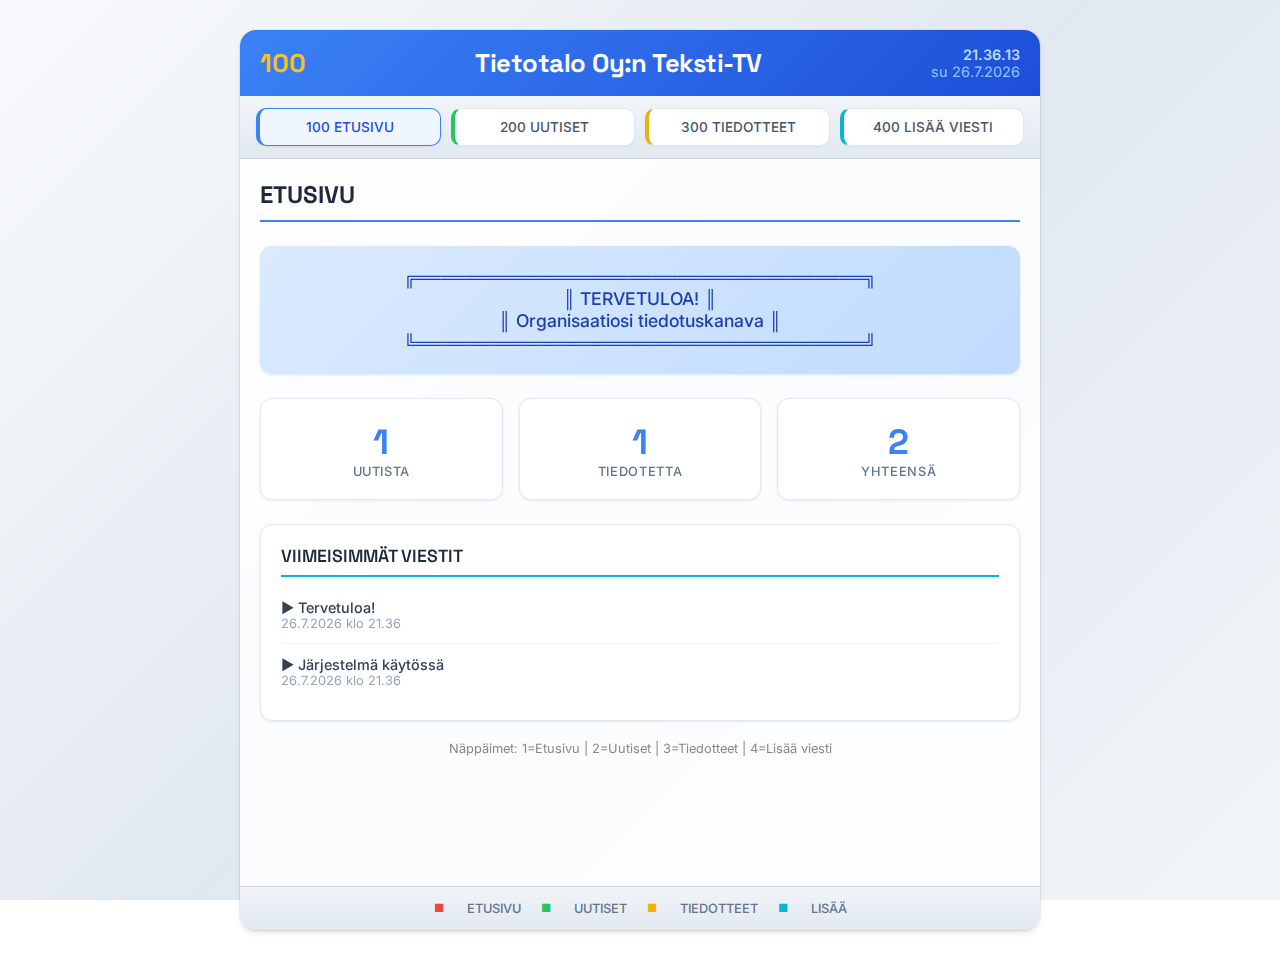
<file: index.html>
<!DOCTYPE html>
<html lang="fi">
<head>
    <meta charset="UTF-8">
    <meta name="viewport" content="width=device-width, initial-scale=1.0">
    <title>InfoAHKY - Tiedotuskanava</title>
    <link rel="preconnect" href="https://fonts.googleapis.com">
    <link rel="preconnect" href="https://fonts.gstatic.com" crossorigin>
    <link href="https://fonts.googleapis.com/css2?family=Inter:wght@400;500;600;700&family=Space+Grotesk:wght@500;700&display=swap" rel="stylesheet">
    <link rel="stylesheet" href="css/style.css">
    <link rel="stylesheet" href="css/style-light.css">
</head>
<body>
    <div class="teletext-container">
        <!-- Header -->
        <header class="teletext-header">
            <div class="header-left">
                <span class="page-number">100</span>
            </div>
            <div class="header-center">
                <h1>Tietotalo Oy:n Teksti-TV</h1>
            </div>
            <div class="header-right">
                <span class="time" id="current-time"></span>
                <span class="date" id="current-date"></span>
            </div>
        </header>

        <!-- Navigation -->
        <nav class="teletext-nav">
            <button class="nav-btn red" data-page="100">100 ETUSIVU</button>
            <button class="nav-btn green" data-page="200">200 UUTISET</button>
            <button class="nav-btn yellow" data-page="300">300 TIEDOTTEET</button>
            <button class="nav-btn cyan" data-page="400">400 LISÄÄ VIESTI</button>
        </nav>

        <!-- Main Content -->
        <main class="teletext-main" id="main-content">
            <!-- Content will be loaded dynamically -->
        </main>

        <!-- Footer -->
        <footer class="teletext-footer">
            <div class="footer-nav">
                <span class="key red">■</span> ETUSIVU
                <span class="key green">■</span> UUTISET
                <span class="key yellow">■</span> TIEDOTTEET
                <span class="key cyan">■</span> LISÄÄ
            </div>
        </footer>
    </div>

    <!-- Modal for adding/editing messages -->
    <div class="modal" id="message-modal" style="display: none;">
        <div class="modal-content">
            <h2>LISÄÄ VIESTI</h2>
            <form id="message-form">
                <input type="hidden" id="message-id">
                <div class="form-group">
                    <label for="message-title">OTSIKKO:</label>
                    <input type="text" id="message-title" maxlength="50" required>
                </div>
                <div class="form-group">
                    <label for="message-content">SISÄLTÖ:</label>
                    <textarea id="message-content" rows="5" maxlength="500" required></textarea>
                </div>
                <div class="form-group">
                    <label for="message-category">KATEGORIA:</label>
                    <select id="message-category">
                        <option value="uutiset">Uutiset</option>
                        <option value="tiedotteet">Tiedotteet</option>
                    </select>
                </div>
                <div class="form-actions">
                    <button type="submit" class="btn-submit">TALLENNA</button>
                    <button type="button" class="btn-cancel" id="cancel-btn">PERUUTA</button>
                </div>
            </form>
        </div>
    </div>

    <script src="js/app.js"></script>
</body>
</html>
</file>
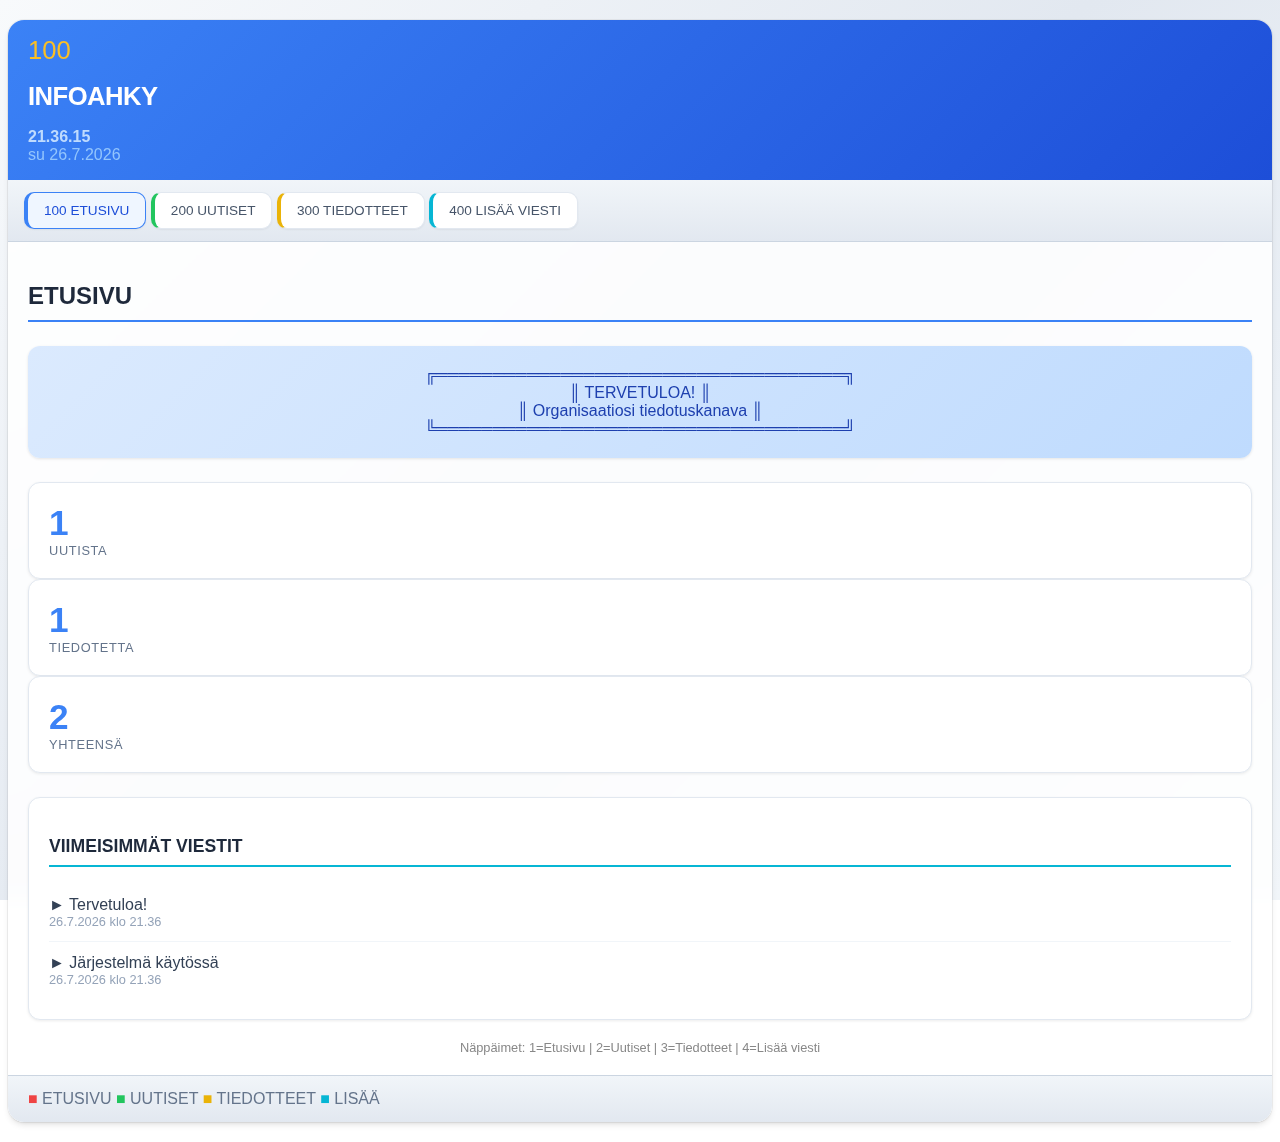
<file: index-light.html>
<!DOCTYPE html>
<html lang="fi">
<head>
  <meta charset="utf-8">
  <meta name="viewport" content="width=device-width,initial-scale=1">
  <title>InfoAHKY — Vaalea versio</title>
  <link rel="stylesheet" href="css/style-light.css">
</head>
<body>
  <div class="teletext-container">
    <header class="teletext-header">
      <div class="header-left"><span class="page-number">100</span></div>
      <div class="header-center"><h1>INFOAHKY</h1></div>
      <div class="header-right"><span class="time" id="current-time"></span><br><span class="date" id="current-date"></span></div>
    </header>

    <nav class="teletext-nav">
      <button class="nav-btn red" data-page="100">100 ETUSIVU</button>
      <button class="nav-btn green" data-page="200">200 UUTISET</button>
      <button class="nav-btn yellow" data-page="300">300 TIEDOTTEET</button>
      <button class="nav-btn cyan" data-page="400">400 LISÄÄ VIESTI</button>
    </nav>

    <main class="teletext-main" id="main-content"></main>

    <footer class="teletext-footer">
      <div class="footer-nav">
        <span class="key red">■</span> ETUSIVU
        <span class="key green">■</span> UUTISET
        <span class="key yellow">■</span> TIEDOTTEET
        <span class="key cyan">■</span> LISÄÄ
      </div>
    </footer>
  </div>

  <div class="modal" id="message-modal" style="display:none;">
    <div class="modal-content">
      <h2>LISÄÄ VIESTI</h2>
      <form id="message-form">
        <input type="hidden" id="message-id">
        <div class="form-group">
          <label for="message-title">OTSIKKO:</label>
          <input type="text" id="message-title" maxlength="50" required>
        </div>
        <div class="form-group">
          <label for="message-content">SISÄLTÖ:</label>
          <textarea id="message-content" rows="5" maxlength="500" required></textarea>
        </div>
        <div class="form-group">
          <label for="message-category">KATEGORIA:</label>
          <select id="message-category">
            <option value="uutiset">Uutiset</option>
            <option value="tiedotteet">Tiedotteet</option>
          </select>
        </div>
        <div class="form-actions">
          <button type="submit" class="btn-submit">TALLENNA</button>
          <button type="button" class="btn-cancel" id="cancel-btn">PERUUTA</button>
        </div>
      </form>
    </div>
  </div>

  <script src="js/app.js"></script>
</body>
</html>
</file>
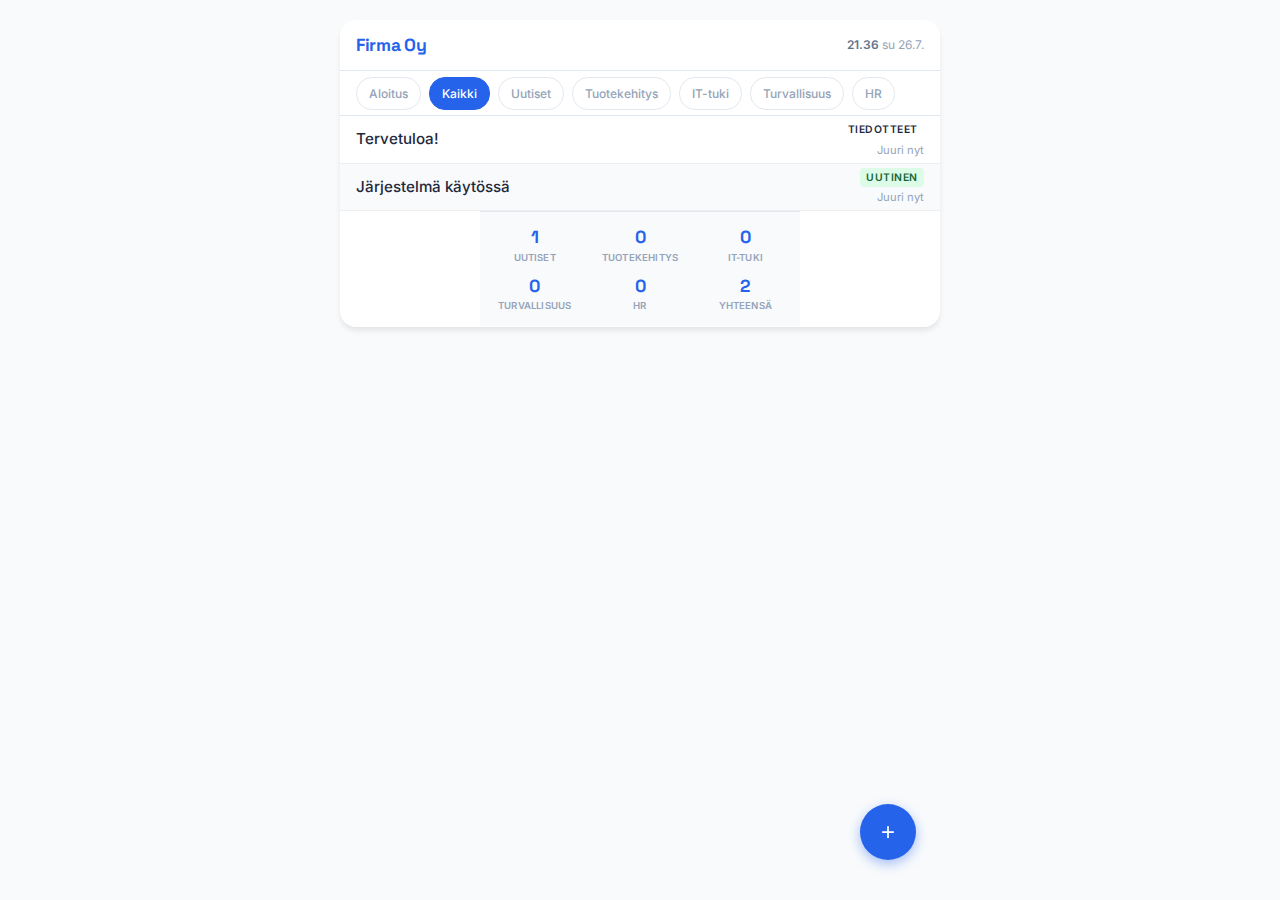
<file: index-minimal.html>
<!DOCTYPE html>
<html lang="fi">
<head>
    <meta charset="UTF-8">
    <meta name="viewport" content="width=device-width, initial-scale=1.0">
    <title>Infoähkyn eliminaattori</title>
    <link rel="preconnect" href="https://fonts.googleapis.com">
    <link rel="preconnect" href="https://fonts.gstatic.com" crossorigin>
    <link href="https://fonts.googleapis.com/css2?family=Inter:wght@400;500;600;700&family=Space+Grotesk:wght@500;700&display=swap" rel="stylesheet">
    <link rel="stylesheet" href="css/style-minimal.css">
</head>
<body>
    <div class="app-container">
        <!-- Compact Header -->
        <header class="app-header">
            <span class="app-logo">Firma Oy</span>
            <div class="header-time">
                <span class="time" id="current-time"></span>
                <span class="date" id="current-date"></span>
            </div>
        </header>

        <!-- Main Content Area -->
        <main class="app-main" id="main-content">
            <!-- News list will be rendered here -->
        </main>
    </div>

    <!-- Floating Action Button for adding news -->
    <div class="fab-container">
        <button class="fab-btn" id="fab-add" aria-label="Lisää viesti">+</button>
    </div>

    <!-- Modal for adding/editing messages -->
    <div class="modal" id="message-modal" style="display: none;">
        <div class="modal-content">
            <div class="modal-header">
                <h2 class="modal-title">Lisää viesti</h2>
                <button class="modal-close" id="modal-close-btn" aria-label="Sulje">&times;</button>
            </div>
            <form id="message-form">
                <input type="hidden" id="message-id">
                <div class="form-group">
                    <label for="message-title">Otsikko</label>
                    <input type="text" id="message-title" maxlength="100" required placeholder="Viestin otsikko">
                </div>
                <div class="form-group">
                    <label for="message-content">Sisältö</label>
                    <textarea id="message-content" rows="4" maxlength="500" required placeholder="Viestin sisältö"></textarea>
                </div>
                <div class="form-group">
                    <label for="message-category">Kategoria</label>
                    <select id="message-category">
                        <option value="johto">Johto</option>
                        <option value="tuotekehitys">Tuotekehitys</option>
                        <option value="it-tuki">IT-tuki</option>
                        <option value="turvallisuus">Turvallisuus</option>
                        <option value="hr">HR</option>
                    </select>
                </div>
                <div class="form-actions">
                    <button type="button" class="btn-cancel" id="cancel-btn">Peruuta</button>
                    <button type="submit" class="btn-submit">Tallenna</button>
                </div>
            </form>
        </div>
    </div>

    <!-- Modal for editing info box text -->
    <div class="modal" id="infobox-modal" style="display: none;">
        <div class="modal-content">
            <div class="modal-header">
                <h2 class="modal-title">Muokkaa tiivistelmää</h2>
                <button class="modal-close" id="infobox-close-btn" aria-label="Sulje">&times;</button>
            </div>
            <form id="infobox-form">
                <div class="form-group">
                    <label for="infobox-text">Tiivistelmä</label>
                    <textarea id="infobox-text" rows="4" maxlength="500" required placeholder="Tiivistelmän teksti"></textarea>
                </div>
                <div class="form-actions">
                    <button type="button" class="btn-cancel" id="infobox-cancel-btn">Peruuta</button>
                    <button type="submit" class="btn-submit">Tallenna</button>
                </div>
            </form>
        </div>
    </div>

    <script src="js/app-minimal.js"></script>
</body>
</html>
</file>
<file: css/style-light.css>
/* InfoAHKY Light Theme CSS - Modern Visual Design */

/* Override base styles with light theme */
body {
    background: linear-gradient(135deg, #f8fafc 0%, #e2e8f0 50%, #f1f5f9 100%);
    background-attachment: fixed;
    color: #1e293b;
    font-family: 'Inter', -apple-system, BlinkMacSystemFont, 'Segoe UI', Roboto, sans-serif;
}

/* Container with modern styling */
.teletext-container {
    background: rgba(255, 255, 255, 0.85);
    backdrop-filter: blur(10px);
    border: none;
    border-radius: 16px;
    box-shadow: 
        0 4px 6px -1px rgba(0, 0, 0, 0.1),
        0 2px 4px -2px rgba(0, 0, 0, 0.1),
        0 0 0 1px rgba(0, 0, 0, 0.05);
    margin: 20px auto;
    overflow: hidden;
}

/* Header with gradient */
.teletext-header {
    background: linear-gradient(135deg, #3b82f6 0%, #1d4ed8 100%);
    border-bottom: none;
    border-radius: 0;
    padding: 16px 20px;
}

.header-left .page-number {
    color: #fbbf24;
    font-family: 'Space Grotesk', sans-serif;
    font-size: 1.6rem;
}

.header-center h1 {
    font-family: 'Space Grotesk', sans-serif;
    font-weight: 700;
    font-size: 1.6rem;
    color: #fff;
    text-shadow: none;
    letter-spacing: -0.02em;
}

.header-right {
    font-family: 'Inter', sans-serif;
}

.header-right .time {
    color: #bfdbfe;
    font-weight: 600;
}

.header-right .date {
    color: #93c5fd;
}

/* Navigation with cards */
.teletext-nav {
    background: linear-gradient(180deg, #f1f5f9 0%, #e2e8f0 100%);
    border-bottom: 1px solid #cbd5e1;
    padding: 12px 16px;
    gap: 10px;
}

.nav-btn {
    background: #ffffff;
    color: #475569;
    border: 1px solid #e2e8f0;
    border-radius: 10px;
    font-family: 'Inter', sans-serif;
    font-weight: 500;
    font-size: 0.85rem;
    padding: 10px 16px;
    transition: all 0.2s ease;
    box-shadow: 0 1px 2px rgba(0, 0, 0, 0.05);
}

.nav-btn:hover {
    background: #f8fafc;
    transform: translateY(-1px);
    box-shadow: 0 4px 6px -1px rgba(0, 0, 0, 0.1);
}

.nav-btn.red { border-left: 4px solid #ef4444; }
.nav-btn.green { border-left: 4px solid #22c55e; }
.nav-btn.yellow { border-left: 4px solid #eab308; }
.nav-btn.cyan { border-left: 4px solid #06b6d4; }

.nav-btn.active {
    background: #eff6ff;
    border-color: #3b82f6;
    color: #1d4ed8;
}

/* Main content area */
.teletext-main {
    background: transparent;
    padding: 20px;
}

/* Page title with modern look */
.page-title {
    color: #1e293b;
    font-family: 'Space Grotesk', sans-serif;
    font-weight: 700;
    font-size: 1.5rem;
    border-bottom: 2px solid #3b82f6;
    padding-bottom: 10px;
    margin-bottom: 24px;
}

.page-title::after {
    display: none;
}

/* Section Cards - "Osastointi" */
.home-welcome {
    background: linear-gradient(135deg, #dbeafe 0%, #bfdbfe 100%);
    color: #1e40af;
    border: none;
    border-radius: 12px;
    padding: 20px;
    font-family: 'Inter', sans-serif;
    font-weight: 500;
    box-shadow: 0 1px 3px rgba(0, 0, 0, 0.1);
    margin-top: 24px;
    text-align: center;
}

.welcome-title {
    font-family: 'Space Grotesk', sans-serif;
    font-weight: 700;
    font-size: 1.2rem;
    margin-bottom: 4px;
}

.welcome-text {
    font-size: 0.95rem;
    opacity: 0.85;
}

/* Keyboard hints styling */
.keyboard-hints {
    margin-top: 20px;
    color: #94a3b8;
    font-size: 0.8rem;
    text-align: center;
    font-family: 'Inter', sans-serif;
}

/* Statistics boxes as cards */
.home-stats {
    gap: 16px;
    margin: 24px 0;
}

.stat-box {
    background: #ffffff;
    border: 1px solid #e2e8f0;
    border-radius: 12px;
    padding: 20px;
    box-shadow: 0 1px 3px rgba(0, 0, 0, 0.08);
    transition: all 0.2s ease;
}

.stat-box:hover {
    transform: translateY(-2px);
    box-shadow: 0 4px 12px rgba(0, 0, 0, 0.1);
}

.stat-number {
    color: #3b82f6;
    font-family: 'Space Grotesk', sans-serif;
    font-weight: 700;
    font-size: 2.2rem;
}

.stat-label {
    color: #64748b;
    font-family: 'Inter', sans-serif;
    font-weight: 500;
    font-size: 0.8rem;
    text-transform: uppercase;
    letter-spacing: 0.05em;
}

/* Recent section with card styling */
.recent-section {
    background: #ffffff;
    border-radius: 12px;
    padding: 20px;
    margin-top: 24px;
    box-shadow: 0 1px 3px rgba(0, 0, 0, 0.08);
    border: 1px solid #e2e8f0;
}

.section-title {
    color: #1e293b;
    font-family: 'Space Grotesk', sans-serif;
    font-weight: 600;
    font-size: 1.1rem;
    border-bottom: 2px solid #06b6d4;
    padding-bottom: 8px;
}

.recent-item {
    border-bottom: 1px solid #f1f5f9;
    padding: 12px 0;
    transition: background-color 0.2s;
}

.recent-item:hover {
    background: #f8fafc;
    margin: 0 -8px;
    padding: 12px 8px;
    border-radius: 8px;
}

.recent-item:last-child {
    border-bottom: none;
}

.recent-title {
    color: #334155;
    font-family: 'Inter', sans-serif;
    font-weight: 500;
}

.recent-date {
    color: #94a3b8;
    font-family: 'Inter', sans-serif;
    font-size: 0.8rem;
}

/* Message cards with modern design */
.message-card {
    background: #ffffff;
    border: 1px solid #e2e8f0;
    border-radius: 12px;
    margin-bottom: 16px;
    padding: 20px;
    box-shadow: 0 1px 3px rgba(0, 0, 0, 0.08);
    transition: all 0.2s ease;
}

.message-card:hover {
    border-color: #3b82f6;
    box-shadow: 0 4px 12px rgba(59, 130, 246, 0.15);
    transform: translateY(-2px);
}

.message-title {
    color: #1e293b;
    font-family: 'Space Grotesk', sans-serif;
    font-weight: 600;
    font-size: 1.1rem;
}

.message-meta {
    color: #94a3b8;
    font-family: 'Inter', sans-serif;
    font-size: 0.8rem;
}

.message-content {
    color: #475569;
    font-family: 'Inter', sans-serif;
    font-size: 0.95rem;
    line-height: 1.6;
}

.message-actions {
    border-top: 1px solid #f1f5f9;
    padding-top: 12px;
}

.btn-edit, .btn-delete {
    font-family: 'Inter', sans-serif;
    font-weight: 500;
    border-radius: 6px;
    padding: 6px 12px;
}

.btn-edit {
    color: #059669;
    border-color: #059669;
}

.btn-edit:hover {
    background-color: #059669;
    color: #fff;
}

.btn-delete {
    color: #dc2626;
    border-color: #dc2626;
}

.btn-delete:hover {
    background-color: #dc2626;
    color: #fff;
}

/* Footer with subtle styling */
.teletext-footer {
    background: linear-gradient(180deg, #f1f5f9 0%, #e2e8f0 100%);
    border-top: 1px solid #cbd5e1;
    padding: 14px 20px;
}

.footer-nav {
    color: #64748b;
    font-family: 'Inter', sans-serif;
    font-weight: 500;
}

.key.red { color: #ef4444; }
.key.green { color: #22c55e; }
.key.yellow { color: #eab308; }
.key.cyan { color: #06b6d4; }

/* Modal styling */
.modal {
    background-color: rgba(15, 23, 42, 0.6);
    backdrop-filter: blur(4px);
}

.modal-content {
    background: #ffffff;
    border: none;
    border-radius: 16px;
    box-shadow: 0 25px 50px -12px rgba(0, 0, 0, 0.25);
    padding: 28px;
}

.modal-content h2 {
    color: #1e293b;
    font-family: 'Space Grotesk', sans-serif;
    font-weight: 700;
}

.form-group label {
    color: #475569;
    font-family: 'Inter', sans-serif;
    font-weight: 500;
}

.form-group input,
.form-group textarea,
.form-group select {
    background-color: #f8fafc;
    border: 1px solid #e2e8f0;
    border-radius: 8px;
    color: #1e293b;
    font-family: 'Inter', sans-serif;
    padding: 12px;
    transition: all 0.2s;
}

.form-group input:focus,
.form-group textarea:focus,
.form-group select:focus {
    border-color: #3b82f6;
    box-shadow: 0 0 0 3px rgba(59, 130, 246, 0.15);
}

.btn-submit, .btn-cancel {
    font-family: 'Inter', sans-serif;
    font-weight: 600;
    border-radius: 8px;
    padding: 12px 20px;
    transition: all 0.2s;
}

.btn-submit {
    background: linear-gradient(135deg, #22c55e 0%, #16a34a 100%);
    color: #fff;
}

.btn-submit:hover {
    background: linear-gradient(135deg, #16a34a 0%, #15803d 100%);
    transform: translateY(-1px);
}

.btn-cancel {
    background: #f1f5f9;
    color: #64748b;
    border: 1px solid #e2e8f0;
}

.btn-cancel:hover {
    background: #e2e8f0;
}

/* Empty state */
.empty-state {
    color: #94a3b8;
}

.empty-state-text {
    font-family: 'Inter', sans-serif;
}

/* Mobile responsive adjustments */
@media (max-width: 600px) {
    body {
        padding: 0;
        background: linear-gradient(180deg, #f8fafc 0%, #e2e8f0 100%);
    }

    .teletext-container {
        margin: 0;
        border-radius: 0;
        min-height: 100vh;
    }

    .teletext-header {
        padding: 14px 16px;
    }

    .header-center h1 {
        font-size: 1.3rem;
    }

    .nav-btn {
        padding: 12px 16px;
        font-size: 0.9rem;
    }

    .teletext-main {
        padding: 16px;
    }

    .page-title {
        font-size: 1.3rem;
    }

    /* Recent section at top priority on mobile */
    .recent-section {
        padding: 16px;
        margin-top: 0;
    }

    .home-stats {
        margin: 16px 0;
    }

    .home-welcome {
        padding: 16px;
        font-size: 0.9rem;
        margin-top: 16px;
    }

    .stat-box {
        padding: 16px;
    }

    .stat-number {
        font-size: 1.8rem;
    }

    .message-card {
        padding: 16px;
    }

    .footer-nav {
        font-size: 0.75rem;
    }

    .keyboard-hints {
        display: none;
    }
}

/* Scrollbar styling for light theme */
.teletext-main::-webkit-scrollbar {
    width: 8px;
}

.teletext-main::-webkit-scrollbar-track {
    background: #f1f5f9;
    border-radius: 4px;
}

.teletext-main::-webkit-scrollbar-thumb {
    background: #cbd5e1;
    border-radius: 4px;
}

.teletext-main::-webkit-scrollbar-thumb:hover {
    background: #94a3b8;
}
</file>
<file: css/style.css>
/* InfoAHKY Teletext Style CSS */

/* Reset and base styles */
* {
    margin: 0;
    padding: 0;
    box-sizing: border-box;
}

body {
    background-color: #000;
    color: #fff;
    font-family: 'Courier New', Courier, monospace;
    min-height: 100vh;
    display: flex;
    justify-content: center;
    align-items: flex-start;
    padding: 10px;
}

/* Teletext container */
.teletext-container {
    width: 100%;
    max-width: 800px;
    min-height: 100vh;
    background-color: #000;
    border: 2px solid #333;
    display: flex;
    flex-direction: column;
}

/* Header styles */
.teletext-header {
    display: flex;
    justify-content: space-between;
    align-items: center;
    padding: 10px 15px;
    background-color: #00f;
    color: #fff;
    border-bottom: 2px solid #ff0;
}

.header-left .page-number {
    font-size: 1.5rem;
    font-weight: bold;
    color: #ff0;
}

.header-center h1 {
    font-size: 1.5rem;
    color: #fff;
    text-shadow: 2px 2px #000;
}

.header-right {
    text-align: right;
    font-size: 0.9rem;
}

.header-right .time {
    display: block;
    color: #0ff;
    font-weight: bold;
}

.header-right .date {
    display: block;
    color: #ff0;
}

/* Navigation styles */
.teletext-nav {
    display: flex;
    flex-wrap: wrap;
    gap: 5px;
    padding: 10px;
    background-color: #111;
    border-bottom: 1px solid #333;
}

.nav-btn {
    flex: 1;
    min-width: 120px;
    padding: 8px 12px;
    border: none;
    background-color: #222;
    color: #fff;
    font-family: 'Courier New', Courier, monospace;
    font-size: 0.85rem;
    cursor: pointer;
    transition: background-color 0.2s;
}

.nav-btn:hover {
    background-color: #444;
}

.nav-btn.red { border-left: 4px solid #f00; }
.nav-btn.green { border-left: 4px solid #0f0; }
.nav-btn.yellow { border-left: 4px solid #ff0; }
.nav-btn.cyan { border-left: 4px solid #0ff; }

.nav-btn.active {
    background-color: #333;
}

/* Main content area */
.teletext-main {
    flex: 1;
    padding: 15px;
    overflow-y: auto;
}

/* Page styles */
.page-title {
    color: #ff0;
    font-size: 1.3rem;
    margin-bottom: 15px;
    padding-bottom: 5px;
    border-bottom: 1px dashed #ff0;
}

/* Message card styles */
.message-card {
    background-color: #111;
    border: 1px solid #333;
    margin-bottom: 15px;
    padding: 12px;
}

.message-card:hover {
    border-color: #0ff;
}

.message-header {
    display: flex;
    justify-content: space-between;
    align-items: flex-start;
    margin-bottom: 8px;
}

.message-title {
    color: #0ff;
    font-size: 1rem;
    font-weight: bold;
}

.message-meta {
    font-size: 0.75rem;
    color: #888;
}

.message-content {
    color: #fff;
    font-size: 0.9rem;
    line-height: 1.4;
    white-space: pre-wrap;
}

.message-actions {
    margin-top: 10px;
    padding-top: 8px;
    border-top: 1px dotted #333;
}

.btn-edit, .btn-delete {
    background: none;
    border: 1px solid;
    padding: 3px 8px;
    margin-right: 5px;
    font-family: 'Courier New', Courier, monospace;
    font-size: 0.75rem;
    cursor: pointer;
}

.btn-edit {
    color: #0f0;
    border-color: #0f0;
}

.btn-edit:hover {
    background-color: #0f0;
    color: #000;
}

.btn-delete {
    color: #f00;
    border-color: #f00;
}

.btn-delete:hover {
    background-color: #f00;
    color: #000;
}

/* Home page styles */
.home-welcome {
    color: #0f0;
    font-size: 1.1rem;
    margin-bottom: 20px;
    text-align: center;
    padding: 15px;
    border: 1px dashed #0f0;
}

.home-stats {
    display: grid;
    grid-template-columns: repeat(auto-fit, minmax(150px, 1fr));
    gap: 15px;
    margin-bottom: 20px;
}

.stat-box {
    background-color: #111;
    border: 1px solid #333;
    padding: 15px;
    text-align: center;
}

.stat-number {
    font-size: 2rem;
    font-weight: bold;
    color: #ff0;
}

.stat-label {
    font-size: 0.8rem;
    color: #888;
}

.recent-section {
    margin-top: 20px;
}

.section-title {
    color: #0ff;
    font-size: 1rem;
    margin-bottom: 10px;
    padding-bottom: 5px;
    border-bottom: 1px solid #0ff;
}

.recent-item {
    padding: 8px 0;
    border-bottom: 1px dotted #333;
}

.recent-item:last-child {
    border-bottom: none;
}

.recent-title {
    color: #fff;
    font-size: 0.9rem;
}

.recent-date {
    color: #888;
    font-size: 0.75rem;
}

/* Footer styles */
.teletext-footer {
    background-color: #111;
    padding: 10px 15px;
    border-top: 2px solid #333;
}

.footer-nav {
    display: flex;
    justify-content: center;
    gap: 20px;
    font-size: 0.8rem;
    color: #888;
}

.key {
    font-size: 0.7rem;
    margin-right: 3px;
}

.key.red { color: #f00; }
.key.green { color: #0f0; }
.key.yellow { color: #ff0; }
.key.cyan { color: #0ff; }

/* Modal styles */
.modal {
    position: fixed;
    top: 0;
    left: 0;
    width: 100%;
    height: 100%;
    background-color: rgba(0, 0, 0, 0.9);
    display: flex;
    justify-content: center;
    align-items: center;
    z-index: 1000;
}

.modal-content {
    background-color: #111;
    border: 2px solid #0ff;
    padding: 20px;
    width: 90%;
    max-width: 500px;
}

.modal-content h2 {
    color: #ff0;
    margin-bottom: 20px;
    font-size: 1.2rem;
}

.form-group {
    margin-bottom: 15px;
}

.form-group label {
    display: block;
    color: #0ff;
    margin-bottom: 5px;
    font-size: 0.85rem;
}

.form-group input,
.form-group textarea,
.form-group select {
    width: 100%;
    padding: 8px;
    background-color: #000;
    border: 1px solid #333;
    color: #fff;
    font-family: 'Courier New', Courier, monospace;
    font-size: 0.9rem;
}

.form-group input:focus,
.form-group textarea:focus,
.form-group select:focus {
    outline: none;
    border-color: #0ff;
}

.form-actions {
    display: flex;
    gap: 10px;
    margin-top: 20px;
}

.btn-submit, .btn-cancel {
    flex: 1;
    padding: 10px;
    border: none;
    font-family: 'Courier New', Courier, monospace;
    font-size: 0.9rem;
    cursor: pointer;
}

.btn-submit {
    background-color: #0f0;
    color: #000;
}

.btn-submit:hover {
    background-color: #0a0;
}

.btn-cancel {
    background-color: #f00;
    color: #fff;
}

.btn-cancel:hover {
    background-color: #a00;
}

/* Empty state */
.empty-state {
    text-align: center;
    padding: 40px 20px;
    color: #888;
}

.empty-state-icon {
    font-size: 3rem;
    margin-bottom: 15px;
}

.empty-state-text {
    font-size: 1rem;
}

/* Responsive adjustments */
@media (max-width: 600px) {
    body {
        padding: 0;
    }

    .teletext-container {
        border: none;
    }

    .teletext-header {
        flex-direction: column;
        text-align: center;
        gap: 5px;
    }

    .header-left, .header-right {
        text-align: center;
    }

    .nav-btn {
        min-width: 100%;
        font-size: 0.8rem;
    }

    .footer-nav {
        flex-wrap: wrap;
        gap: 10px;
        font-size: 0.7rem;
    }
}

/* Blinking cursor effect for page title */
.page-title::after {
    content: '█';
    animation: blink 1s step-end infinite;
    color: #0ff;
}

@keyframes blink {
    50% { opacity: 0; }
}

/* Scrollbar styling */
.teletext-main::-webkit-scrollbar {
    width: 8px;
}

.teletext-main::-webkit-scrollbar-track {
    background: #111;
}

.teletext-main::-webkit-scrollbar-thumb {
    background: #333;
}

.teletext-main::-webkit-scrollbar-thumb:hover {
    background: #444;
}
</file>
<file: css/style-minimal.css>
/* InfoAHKY Minimal CSS - News-focused, Fresh Design */

/* Reset and base styles */
* {
    margin: 0;
    padding: 0;
    box-sizing: border-box;
}

:root {
    --primary: #2563eb;
    --primary-light: #dbeafe;
    --text-primary: #1e293b;
    --text-secondary: #64748b;
    --text-muted: #94a3b8;
    --bg-primary: #ffffff;
    --bg-secondary: #f8fafc;
    --border-light: #e2e8f0;
    --accent-green: #22c55e;
    --accent-red: #ef4444;
}

html {
    scroll-behavior: smooth;
}

body {
    background: var(--bg-secondary);
    color: var(--text-primary);
    font-family: 'Inter', -apple-system, BlinkMacSystemFont, 'Segoe UI', Roboto, sans-serif;
    min-height: 100vh;
    line-height: 1.5;
}

/* Main container - full width on mobile */
.app-container {
    max-width: 600px;
    margin: 0 auto;
    min-height: 100vh;
    background: var(--bg-primary);
}

/* Compact header - minimal on mobile */
.app-header {
    display: flex;
    justify-content: space-between;
    align-items: center;
    padding: 12px 16px;
    background: var(--bg-primary);
    border-bottom: 1px solid var(--border-light);
    position: sticky;
    top: 0;
    z-index: 100;
}

.app-logo {
    font-family: 'Space Grotesk', sans-serif;
    font-weight: 700;
    font-size: 1.1rem;
    color: var(--primary);
    letter-spacing: -0.02em;
}

.header-time {
    font-size: 0.75rem;
    color: var(--text-muted);
    text-align: right;
}

.header-time .time {
    font-weight: 600;
    color: var(--text-secondary);
}

/* Main content - news first */
.app-main {
    padding: 0;
}

/* Page title - minimal */
.page-title {
    font-family: 'Space Grotesk', sans-serif;
    font-weight: 600;
    font-size: 0.8rem;
    color: var(--text-muted);
    text-transform: uppercase;
    letter-spacing: 0.1em;
    padding: 16px 16px 8px;
    background: var(--bg-primary);
}

/* News list - the main focus */
.news-list {
    list-style: none;
}

.news-item {
    padding: 4px 16px;      /* pienempi padding */
    margin-bottom: 0;       /* ei väliä */
    border-bottom: 1px solid var(--border-light);
}

.news-item:hover {
    background: var(--bg-secondary);
}

.news-item:active {
    background: var(--primary-light);
}

/* News header with title and category side by side */
.news-header {
    display: flex;
    justify-content: space-between;
    align-items: center;
    gap: 8px;
}

.news-title {
    font-family: 'Inter', sans-serif;
    font-weight: 500;
    font-size: 0.95rem;
    color: var(--text-primary);
    line-height: 1.2;
    flex: 1;
}

/* Right side container for category and timestamp */
.news-right {
    display: flex;
    flex-direction: column;
    align-items: flex-end;
    gap: 2px;
    flex-shrink: 0;
}

.news-meta {
    font-size: 0.7rem;
    color: var(--text-muted);
    display: block; /* Näytetään aina */
}

.news-category {
    display: inline-block;
    font-size: 0.65rem;
    font-weight: 600;
    text-transform: uppercase;
    letter-spacing: 0.05em;
    padding: 2px 6px;
    border-radius: 4px;
    white-space: nowrap;
    flex-shrink: 0;
}

.news-category.uutiset {
    background: #dcfce7;
    color: #166534;
}

.news-category.tuotekehitys {
    background: #fef3c7;
    color: #92400e;
}

.news-category.it-tuki {
    background: #dbeafe;
    color: #1e40af;
}

.news-category.turvallisuus {
    background: #fce7f3;
    color: #9d174d;
}

.news-category.hr {
    background: #e0e7ff;
    color: #4338ca;
}

/* Expanded news content (when clicked) */
.news-content {
    display: none;
    padding: 12px 0 0;
    font-size: 0.9rem;
    color: var(--text-secondary);
    line-height: 1.6;
    white-space: pre-wrap;
}

.news-item.expanded .news-content {
    display: block;
}

.news-item.expanded {
    background: var(--bg-secondary);
}

.news-actions {
    display: none;
    padding-top: 12px;
    gap: 8px;
}

.news-item.expanded .news-actions {
    display: flex;
}

/* Action buttons */
.btn-action {
    background: none;
    border: 1px solid var(--border-light);
    padding: 6px 12px;
    font-family: 'Inter', sans-serif;
    font-size: 0.75rem;
    font-weight: 500;
    border-radius: 6px;
    cursor: pointer;
    transition: all 0.15s;
}

.btn-edit {
    color: var(--accent-green);
    border-color: var(--accent-green);
}

.btn-edit:hover {
    background: var(--accent-green);
    color: white;
}

.btn-delete {
    color: var(--accent-red);
    border-color: var(--accent-red);
}

.btn-delete:hover {
    background: var(--accent-red);
    color: white;
}

/* Empty state */
.empty-state {
    text-align: center;
    padding: 60px 20px;
    color: var(--text-muted);
}

.empty-state-icon {
    font-size: 2rem;
    margin-bottom: 12px;
}

.empty-state-text {
    font-size: 0.9rem;
}

/* Bottom action bar - floating add button */
.fab-container {
    position: fixed;
    bottom: 24px;
    right: 24px;
    z-index: 200;
}

.fab-btn {
    width: 56px;
    height: 56px;
    border-radius: 50%;
    background: var(--primary);
    color: white;
    border: none;
    font-size: 1.5rem;
    cursor: pointer;
    box-shadow: 0 4px 12px rgba(37, 99, 235, 0.4);
    transition: all 0.2s;
    display: flex;
    align-items: center;
    justify-content: center;
}

.fab-btn:hover {
    transform: scale(1.05);
    box-shadow: 0 6px 16px rgba(37, 99, 235, 0.5);
}

.fab-btn:active {
    transform: scale(0.95);
}

/* Secondary navigation - hidden by default, revealed on scroll to bottom */
.secondary-nav {
    padding: 20px 16px;
    background: var(--bg-secondary);
    border-top: 1px solid var(--border-light);
    margin-top: auto;
}

.nav-section-title {
    font-size: 0.7rem;
    font-weight: 600;
    text-transform: uppercase;
    letter-spacing: 0.1em;
    color: var(--text-muted);
    margin-bottom: 12px;
}

.nav-pills {
    display: flex;
    gap: 8px;
    flex-wrap: wrap;
}

.nav-pill {
    padding: 8px 14px;
    background: var(--bg-primary);
    border: 1px solid var(--border-light);
    border-radius: 20px;
    font-family: 'Inter', sans-serif;
    font-size: 0.8rem;
    font-weight: 500;
    color: var(--text-secondary);
    cursor: pointer;
    transition: all 0.15s;
}

.nav-pill:hover {
    border-color: var(--primary);
    color: var(--primary);
}

.nav-pill.active {
    background: var(--primary);
    border-color: var(--primary);
    color: white;
}

/* Stats section - compact, centered in two rows */
.stats-bar {
    display: flex;
    justify-content: center;
    flex-wrap: wrap;
    padding: 12px 8px;
    gap: 8px 16px;
    background: var(--bg-secondary);
    border-top: 1px solid var(--border-light);
    max-width: 320px;
    margin: 0 auto;
}

.stat-item {
    text-align: center;
    min-width: 50px;
    flex: 0 0 calc(33.33% - 12px);
}

.stat-value {
    font-family: 'Space Grotesk', sans-serif;
    font-weight: 700;
    font-size: 1.1rem;
    color: var(--primary);
}

.stat-label {
    font-size: 0.6rem;
    font-weight: 600;
    text-transform: uppercase;
    letter-spacing: 0.02em;
    color: var(--text-muted);
}

/* Modal - clean and simple */
.modal {
    position: fixed;
    inset: 0;
    background: rgba(15, 23, 42, 0.5);
    backdrop-filter: blur(4px);
    display: flex;
    justify-content: center;
    align-items: flex-end;
    z-index: 1000;
}

.modal-content {
    background: var(--bg-primary);
    width: 100%;
    max-width: 600px;
    border-radius: 16px 16px 0 0;
    padding: 24px 20px 40px;
    max-height: 90vh;
    overflow-y: auto;
}

.modal-header {
    display: flex;
    justify-content: space-between;
    align-items: center;
    margin-bottom: 20px;
}

.modal-title {
    font-family: 'Space Grotesk', sans-serif;
    font-weight: 700;
    font-size: 1.1rem;
    color: var(--text-primary);
}

.modal-close {
    background: none;
    border: none;
    font-size: 1.5rem;
    color: var(--text-muted);
    cursor: pointer;
    padding: 4px;
    line-height: 1;
}

.form-group {
    margin-bottom: 16px;
}

.form-group label {
    display: block;
    font-size: 0.8rem;
    font-weight: 600;
    color: var(--text-secondary);
    margin-bottom: 6px;
}

.form-group input,
.form-group textarea,
.form-group select {
    width: 100%;
    padding: 12px;
    background: var(--bg-secondary);
    border: 1px solid var(--border-light);
    border-radius: 8px;
    font-family: 'Inter', sans-serif;
    font-size: 0.95rem;
    color: var(--text-primary);
    transition: border-color 0.15s;
}

.form-group input:focus,
.form-group textarea:focus,
.form-group select:focus {
    outline: none;
    border-color: var(--primary);
}

.form-group textarea {
    resize: vertical;
    min-height: 100px;
}

.form-actions {
    display: flex;
    gap: 10px;
    margin-top: 24px;
}

.btn-submit,
.btn-cancel {
    flex: 1;
    padding: 14px;
    border: none;
    border-radius: 8px;
    font-family: 'Inter', sans-serif;
    font-size: 0.9rem;
    font-weight: 600;
    cursor: pointer;
    transition: all 0.15s;
}

.btn-submit {
    background: var(--primary);
    color: white;
}

.btn-submit:hover {
    background: #1d4ed8;
}

.btn-cancel {
    background: var(--bg-secondary);
    color: var(--text-secondary);
    border: 1px solid var(--border-light);
}

.btn-cancel:hover {
    background: var(--border-light);
}

/* Category filter tabs - horizontally scrollable */
.filter-tabs {
    display: flex;
    padding: 5px 16px 5px;
    gap: 8px;
    background: var(--bg-primary);
    border-bottom: 1px solid var(--border-light);
    overflow-x: auto;
    overflow-y: hidden;
    white-space: nowrap;
    -webkit-overflow-scrolling: touch;
    scrollbar-width: none;
    -ms-overflow-style: none;
    flex-wrap: nowrap;
    min-height: 44px;
}

.filter-tabs::-webkit-scrollbar {
    display: none;
}

.filter-tab {
    padding: 6px 12px;
    background: none;
    border: 1px solid var(--border-light);
    border-radius: 16px;
    font-family: 'Inter', sans-serif;
    font-size: 0.75rem;
    font-weight: 500;
    color: var(--text-muted);
    cursor: pointer;
    transition: all 0.15s;
    flex-shrink: 0;
}

.filter-tab:hover {
    border-color: var(--primary);
    color: var(--primary);
}

.filter-tab.active {
    background: var(--primary);
    border-color: var(--primary);
    color: white;
}

/* Alternating background colors for news items */
.news-item:nth-child(odd) {
    background: var(--bg-primary);
}

.news-item:nth-child(even) {
    background: #f8fafc;
}

/* Responsive - desktop adjustments */
@media (min-width: 601px) {
    body {
        padding: 20px;
    }
    
    .app-container {
        border-radius: 16px;
        box-shadow: 0 4px 6px -1px rgba(0, 0, 0, 0.1);
        min-height: auto;
    }
    
    .app-header {
        border-radius: 16px 16px 0 0;
    }
    
    .modal-content {
        border-radius: 16px;
        margin: auto;
        max-height: 80vh;
    }
    
    .fab-container {
        position: fixed;
        bottom: 40px;
        right: calc(50% - 300px + 24px);
    }
}

/* Mobile specific */
@media (max-width: 600px) {
    .app-header {
        padding: 10px 16px;
    }
    
    .app-logo {
        font-size: 1rem;
    }
    
    .news-item {
        padding: 4px 16px;
    }
    
    .fab-container {
        bottom: 20px;
        right: 20px;
    }
    
    .fab-btn {
        width: 52px;
        height: 52px;
    }
}

/* Hide scrollbar but keep functionality */
.app-main::-webkit-scrollbar {
    width: 0;
    display: none;
}

.app-main {
    -ms-overflow-style: none;
    scrollbar-width: none;
}

/* Smooth animations */
@keyframes slideUp {
    from {
        transform: translateY(100%);
        opacity: 0;
    }
    to {
        transform: translateY(0);
        opacity: 1;
    }
}

.modal-content {
    animation: slideUp 0.25s ease-out;
}

/* Loading state */
.loading {
    display: flex;
    justify-content: center;
    align-items: center;
    padding: 40px;
}

.loading::after {
    content: '';
    width: 24px;
    height: 24px;
    border: 2px solid var(--border-light);
    border-top-color: var(--primary);
    border-radius: 50%;
    animation: spin 0.8s linear infinite;
}

@keyframes spin {
    to {
        transform: rotate(360deg);
    }
}

/* Tiivis uutislista */
.app-main .news-item {
    margin-bottom: 0; /* ei väliä uutisten välillä */
    padding-bottom: 4px;
    border-bottom: 1px solid #eee;
}

/* Voit säätää myös listan paddingia */
.app-main {
    padding: 1px 0;
}
</file>
